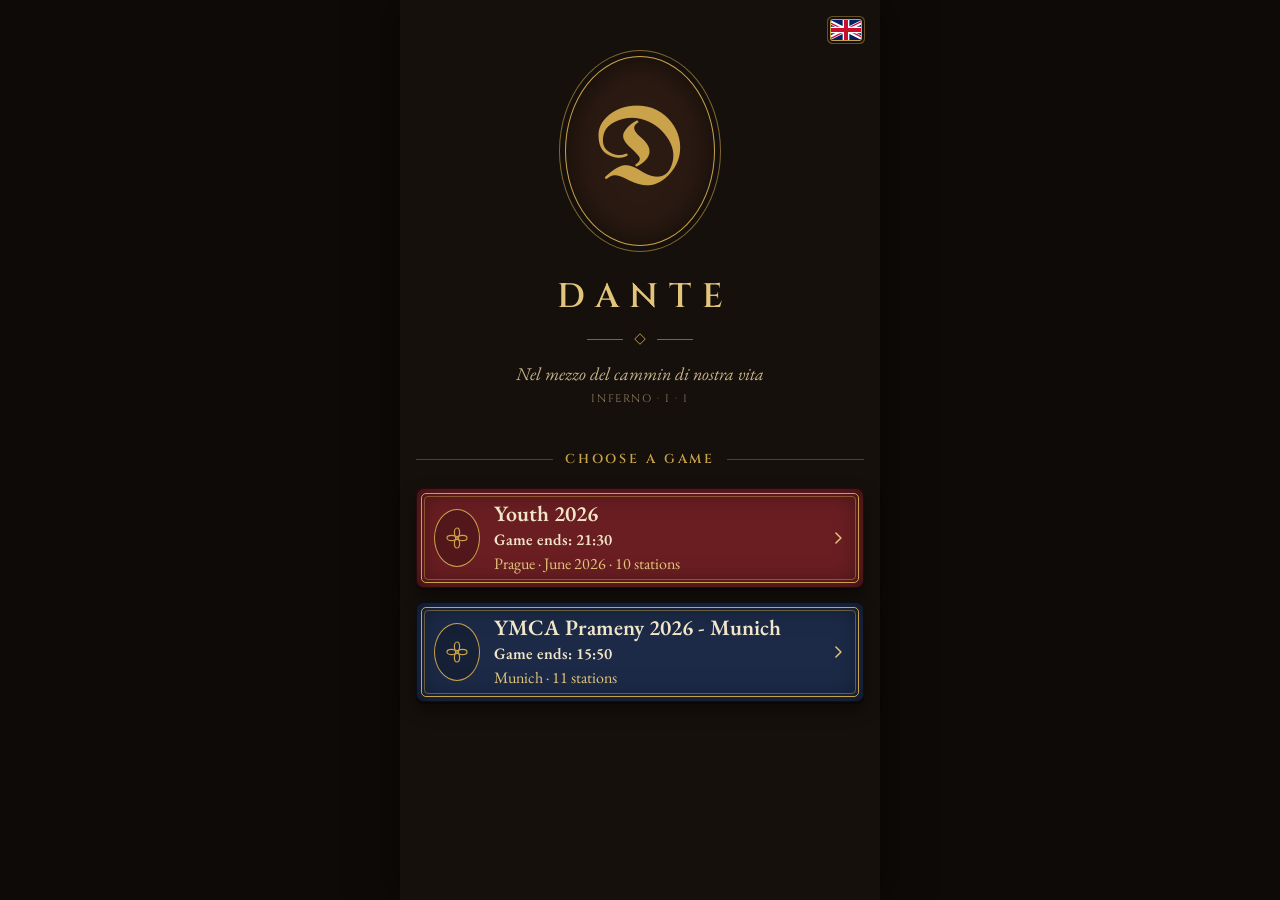
<file: index.html>
<!doctype html>
<html lang="cs">
<head>
<meta charset="utf-8">
<meta name="viewport" content="width=device-width, initial-scale=1, viewport-fit=cover">
<title>Dante</title>
<meta name="theme-color" content="#15100c">
<link rel="manifest" href="manifest.json">
<link rel="icon" href="icon.svg" type="image/svg+xml">
<link rel="preconnect" href="https://fonts.googleapis.com">
<link rel="preconnect" href="https://fonts.gstatic.com" crossorigin>
<link rel="stylesheet" href="https://fonts.googleapis.com/css2?family=Cinzel:wght@500;600;700&amp;family=EB+Garamond:ital,wght@0,400;0,500;0,600;0,700;1,400;1,500&amp;family=UnifrakturMaguntia&amp;display=swap">
<link rel="stylesheet" href="style.css?v=bd9cc57c">
</head>
<body>
<div id="app" data-testid="app"></div>
<div id="modal"></div>
<div id="toast" role="status" aria-live="polite"></div>
<noscript><p style="padding:24px;color:#f1e6c8">Hra vyžaduje zapnutý JavaScript. · This game needs JavaScript turned on. · Dieses Spiel braucht eingeschaltetes JavaScript.</p></noscript>
<script src="data.js?v=bd9cc57c"></script>
<script src="js/util.js?v=bd9cc57c"></script>
<script src="js/i18n.js?v=bd9cc57c"></script>
<script src="js/game.js?v=bd9cc57c"></script>
<script src="js/render.js?v=bd9cc57c"></script>
<script src="js/tracking.js?v=bd9cc57c"></script>
<script src="js/app.js?v=bd9cc57c"></script>
<script src="js/compass.js?v=bd9cc57c"></script>
<script src="js/tasks.js?v=bd9cc57c"></script>
<script src="js/kronika.js?v=bd9cc57c"></script>
</body>
</html>
</file>
<file: style.css>
/* Dante – styles (mobile first, 390 px, centred max 480) */
:root {
  --ground: #15100c; --panel: #1f1711; --gold: #c9a24a; --gold-l: #e2c47a; --parch: #f1e6c8;
  --ink: #2a1b10; --ink-soft: #5a4632; --seal: #8e1f1f; --green: #a8c99a;
}
* { box-sizing: border-box; -webkit-tap-highlight-color: transparent; }
html { background: var(--ground); }
body { margin: 0; background: var(--ground); color: var(--parch); font-family: 'EB Garamond', Georgia, serif; min-height: 100vh; }
#app { max-width: 480px; margin: 0 auto; min-height: 100vh; position: relative; }
button { font-family: inherit; color: inherit; }
button, a { touch-action: manipulation; }
button:focus-visible, input:focus-visible, textarea:focus-visible { outline: 2px solid var(--gold-l); outline-offset: 2px; }
.screen { min-height: 100vh; display: flex; flex-direction: column; padding-bottom: 24px; }
.hl { color: #a0521a; }

/* toast + modal */
#toast { position: fixed; left: 50%; bottom: 96px; transform: translate(-50%, 20px); max-width: 420px; width: calc(100% - 32px); padding: 12px 16px; border-radius: 6px; background: #2a1b10; border: 1px solid var(--gold); color: var(--gold-l); font-size: 17px; text-align: center; opacity: 0; pointer-events: none; transition: opacity .2s, transform .2s; z-index: 50; }
#toast.show { opacity: 1; transform: translate(-50%, 0); }
.modal-bg { position: fixed; inset: 0; background: rgba(0,0,0,.7); z-index: 60; display: flex; align-items: center; justify-content: center; padding: 16px; }
.modal { width: 100%; max-width: 440px; max-height: 90vh; overflow: auto; background: var(--panel); border: 1px solid var(--gold); border-radius: 8px; padding: 20px 18px; }
.modal h2 { margin: 0 0 14px; font-family: 'Cinzel', serif; font-weight: 700; font-size: 15px; letter-spacing: .16em; color: var(--gold); text-align: center; }
.j-item { display: flex; flex-direction: column; gap: 4px; margin-bottom: 14px; }
.j-item label { font-size: 18px; font-weight: 600; }
.j-item small { color: #c8b28a; font-size: 15px; }
.j-item input { height: 48px; padding: 0 12px; font-size: 20px; font-family: 'Cinzel', serif; border-radius: 6px; border: 1px solid rgba(201,162,74,.5); background: var(--ground); color: var(--parch); }
.j-empty { color: #c8b28a; font-style: italic; }
.j-btns { display: flex; flex-direction: column; gap: 10px; margin-top: 8px; }

/* buttons */
.btn-gold, .btn-ghost, .btn, .btn-line, .btn-outline { display: flex; align-items: center; justify-content: center; gap: 10px; border-radius: 6px; cursor: pointer; font-family: 'Cinzel', serif; font-weight: 700; letter-spacing: .1em; width: 100%; }
.btn-gold { height: 54px; background: var(--gold); border: 1px solid #8c6b2c; box-shadow: 0 2px 0 #5e4519; color: var(--ink); font-size: 15px; }
.btn-gold.big { height: 54px; letter-spacing: .08em; }
.btn-gold.big2 { height: 64px; font-size: 18px; }
.btn-gold:disabled, .btn:disabled { opacity: .6; }
.btn-ghost { height: 52px; background: transparent; border: 1px solid rgba(201,162,74,.6); color: var(--gold-l); font-size: 15px; }
.btn { height: 52px; font-size: 15px; background: var(--btn, #6a1e22); border: 1px solid var(--gold); box-shadow: 0 2px 0 var(--sh, #3d1013); color: var(--gold-l); }
.btn-line { height: 50px; font-size: 14px; background: transparent; border: 1px solid #6a1e22; color: #6a1e22; }
.btn-outline { height: 50px; font-size: 14px; background: transparent; border: 1px solid #3b2615; color: #3b2615; }
.linkb { background: none; border: 0; color: var(--gold-l); font-size: 16px; text-decoration: underline; cursor: pointer; padding: 8px; min-height: 44px; }

/* picker */
.picker { display: flex; flex-direction: column; align-items: center; padding: 56px 16px 32px; }
.emblem { position: relative; width: 150px; height: 190px; border-radius: 50%; background: #2a1a12; border: 1px solid var(--gold); box-shadow: 0 0 0 5px var(--ground), 0 0 0 6px rgba(201,162,74,.6), inset 0 0 30px rgba(0,0,0,.6); display: flex; align-items: center; justify-content: center; }
.emblem span { font-family: 'UnifrakturMaguntia', serif; font-size: 108px; line-height: 1; color: var(--gold); margin-top: 8px; }
.brand { margin: 34px 0 0; font-family: 'Cinzel', serif; font-weight: 600; font-size: 34px; letter-spacing: .32em; padding-left: .32em; color: var(--gold-l); line-height: 1; }
.orn { display: flex; align-items: center; gap: 10px; margin-top: 18px; }
.orn span { width: 36px; height: 1px; background: rgba(201,162,74,.6); }
.verse { margin: 16px 0 0; font-style: italic; font-size: 18px; color: #c8b28a; text-align: center; }
.verse-s { margin: 6px 0 0; font-family: 'Cinzel', serif; font-size: 11px; letter-spacing: .14em; color: #8f7c5e; }
.sect { display: flex; align-items: center; gap: 12px; width: 100%; margin-top: 44px; }
.sect span { flex: 1; height: 1px; background: rgba(201,162,74,.35); }
.sect h2 { margin: 0; font-family: 'Cinzel', serif; font-weight: 600; font-size: 13px; letter-spacing: .22em; color: var(--gold); }
.games { display: flex; flex-direction: column; gap: 14px; width: 100%; margin-top: 20px; }
.gamecard { position: relative; display: flex; align-items: center; gap: 14px; min-height: 96px; padding: 14px 16px 14px 18px; border: 0; border-radius: 8px; background: var(--bg); box-shadow: inset 0 0 0 1px rgba(0,0,0,.5), inset 0 0 28px rgba(0,0,0,.5), 0 2px 0 #0a0705, 0 8px 18px rgba(0,0,0,.45); color: var(--parch); text-align: left; cursor: pointer; width: 100%; }
.fr1, .fr2 { position: absolute; border-radius: 5px; pointer-events: none; }
.gamecard .fr1, .gamecover .fr1 { border: 1px solid var(--gold); }
.gamecard .fr2, .gamecover .fr2 { border: 1px solid rgba(201,162,74,.45); border-radius: 4px; }
.gc-med { flex: 0 0 auto; width: 46px; height: 58px; border-radius: 50%; border: 1px solid var(--gold); background: rgba(0,0,0,.22); display: flex; align-items: center; justify-content: center; }
.gc-txt { flex: 1; min-width: 0; display: flex; flex-direction: column; gap: 3px; }
.gc-t { font-weight: 600; font-size: 22px; line-height: 1.1; color: var(--parch); }
.gc-s { font-size: 16px; color: var(--gold-l); }
.gc-e { font-size: 16px; font-weight: 600; color: var(--parch); }

/* name */
.namescr { display: flex; flex-direction: column; padding: 8px 16px 32px; flex: 1; }
.back { align-self: flex-start; display: flex; align-items: center; gap: 4px; height: 44px; padding: 0 8px 0 0; font-size: 18px; color: var(--gold-l); background: none; border: 0; cursor: pointer; }
.gamecover { align-self: center; position: relative; width: 196px; height: 268px; margin-top: 12px; border-radius: 10px; background: #6a1e22; box-shadow: inset 0 0 0 1px rgba(0,0,0,.5), inset 0 0 36px rgba(0,0,0,.55), 0 2px 0 #0a0705, 0 12px 24px rgba(0,0,0,.5); display: flex; align-items: center; justify-content: center; }
.gamecover .fr1 { inset: 7px; border-radius: 6px; } .gamecover .fr2 { inset: 11px; }
.gamecover .o { position: absolute; font-style: normal; display: block; line-height: 0; }
.o.tl { top: 17px; left: 17px; } .o.tr { top: 17px; right: 17px; } .o.bl { bottom: 17px; left: 17px; } .o.br { bottom: 17px; right: 17px; }
.gc-oval { position: relative; width: 128px; height: 168px; border-radius: 50%; border: 1px solid var(--gold); box-shadow: 0 0 0 4px #6a1e22, 0 0 0 5px rgba(201,162,74,.6); background: rgba(0,0,0,.22); display: flex; flex-direction: column; align-items: center; justify-content: center; gap: 2px; text-align: center; padding: 10px; }
.gt-a { font-weight: 600; font-size: 28px; line-height: 1.05; color: var(--gold-l); }
.gt-a.gt-small { font-size: 19px; }
.gt-b { font-family: 'Cinzel', serif; font-weight: 600; font-size: 22px; letter-spacing: .08em; color: var(--gold-l); }
.nm-place { margin: 22px 0 0; text-align: center; font-family: 'Cinzel', serif; font-weight: 600; font-size: 15px; letter-spacing: .24em; padding-left: .24em; color: var(--gold); }
.nm-sub { margin: 4px 0 0; text-align: center; font-size: 17px; color: #c8b28a; }
.nm-lab { margin-top: 16px; font-size: 16px; font-style: italic; color: #c8b28a; }
#team-name { margin-top: 6px; height: 52px; padding: 0 14px; border-radius: 6px; border: 1px solid rgba(201,162,74,.45); background: var(--panel); color: var(--parch); font-family: 'EB Garamond', serif; font-size: 18px; outline: none; width: 100%; }
#team-name::placeholder { color: #8f7c5e; }
.nm-err { margin: 6px 0 0; min-height: 20px; color: #e07a5f; font-size: 16px; }
.nm-btns { margin-top: auto; padding-top: 18px; display: flex; flex-direction: column; gap: 10px; }
.nm-btns .btn-gold { height: 54px; font-size: 16px; letter-spacing: .12em; }

/* header / score */
.hdr { display: flex; align-items: center; justify-content: space-between; gap: 8px; padding: 12px 12px 10px; border-bottom: 1px solid rgba(201,162,74,.25); }
.hdr-l { display: flex; align-items: center; gap: 10px; min-width: 0; }
.logo { font-family: 'UnifrakturMaguntia', serif; font-size: 30px; line-height: 1; color: var(--gold); background: none; border: 0; padding: 0 4px; cursor: pointer; min-width: 30px; min-height: 44px; }
.hdr-t { font-weight: 600; font-size: 21px; color: var(--parch); overflow: hidden; text-overflow: ellipsis; white-space: nowrap; }
.hdr-tw { display: flex; flex-direction: column; min-width: 0; }
.hdr-e { font-size: 15px; font-weight: 600; color: var(--gold-l); white-space: nowrap; }
.hdr-r { flex: 0 0 auto; display: flex; align-items: center; gap: 8px; }
.hbtn { width: 44px; height: 44px; display: flex; align-items: center; justify-content: center; border: 1px solid rgba(201,162,74,.5); border-radius: 6px; background: transparent; cursor: pointer; }
.score { display: flex; justify-content: center; align-items: center; gap: 10px; padding: 9px 16px 2px; font-family: 'Cinzel', serif; font-weight: 600; font-size: 13px; letter-spacing: .06em; user-select: none; -webkit-user-select: none; -webkit-touch-callout: none; touch-action: manipulation; }
.s-pts { color: var(--green); } .s-dot { color: rgba(226,196,122,.4); } .s-bonus { color: var(--gold-l); }
.over-note { margin: 6px 16px 0; text-align: center; font-style: italic; font-size: 16px; color: #e07a5f; }

/* grid */
.grid { display: grid; grid-template-columns: repeat(2, minmax(0, 1fr)); gap: 12px; padding: 12px; }
.gcard { position: relative; display: block; aspect-ratio: 3 / 4; border: 0; padding: 0; border-radius: 8px; background: var(--bg); box-shadow: inset 0 0 0 1px rgba(0,0,0,.5), inset 0 0 28px rgba(0,0,0,.55), 0 2px 0 #0a0705, 0 6px 14px rgba(0,0,0,.45); cursor: pointer; }
.gcard .fr1 { inset: 6px; border: 1px solid var(--rule); } .gcard .fr2 { inset: 9px; border: 1px solid var(--rule2); border-radius: 3px; }
.gn { position: absolute; font-family: 'Cinzel', serif; font-weight: 700; font-size: 12px; letter-spacing: .04em; color: var(--ink); }
.gn-tl { top: 14px; left: 15px; } .gn-br { bottom: 14px; right: 15px; }
.g-oval { position: absolute; left: 50%; top: 50%; transform: translate(-50%, -50%); width: 66%; height: 64%; border-radius: 50%; border: 1px solid var(--rule); box-shadow: 0 0 0 3px var(--bg), 0 0 0 4px var(--rule2); background: rgba(0,0,0,.2); display: flex; flex-direction: column; align-items: center; justify-content: center; gap: 6px; padding: 10px; text-align: center; }
.g-title { font-weight: 600; font-size: 16px; line-height: 1.12; display: -webkit-box; -webkit-line-clamp: 3; -webkit-box-orient: vertical; overflow: hidden; }
.g-tlock { display: flex; align-items: center; gap: 4px; padding-top: 5px; border-top: 1px solid rgba(217,163,90,.4); font-family: 'Cinzel', serif; font-weight: 600; font-size: 11px; color: #d9a35a; }
.g-dist { min-width: 50%; padding-top: 5px; border-top: 1px solid rgba(201,162,74,.4); font-family: 'Cinzel', serif; font-weight: 600; font-size: 11px; letter-spacing: .04em; }
.gcard .g-oval { color: var(--ink); }
.gfin { grid-column: 1 / -1; justify-self: center; width: calc(50% - 6px); }
.badge { position: absolute; top: -8px; right: -8px; width: 34px; height: 34px; border-radius: 50%; display: flex; align-items: center; justify-content: center; }
.seal-b, .seal { background: var(--seal); border: 2px solid #5c1111; box-shadow: inset 0 0 0 2px rgba(241,230,200,.22), 0 2px 5px rgba(0,0,0,.55); }
.near-b { background: var(--gold); border: 2px solid #8c6b2c; box-shadow: 0 0 0 5px rgba(201,162,74,.22), 0 2px 5px rgba(0,0,0,.55); }
.dbg-b { position: absolute; left: 50%; top: -7px; transform: translateX(-50%); padding: 1px 7px; border-radius: 999px; background: #e07a5f; color: #2a1b10; font-family: 'Cinzel', serif; font-weight: 700; font-size: 9px; letter-spacing: .1em; }
.stick-space { height: 92px; }
.stick { position: fixed; left: 0; right: 0; bottom: 0; z-index: 10; max-width: 480px; margin: 0 auto; padding: 10px 12px 18px; background: var(--ground); border-top: 1px solid rgba(201,162,74,.25); }
.seal { display: inline-flex; align-items: center; justify-content: center; border-radius: 50%; }

/* card cover + page */
.cover { position: relative; margin: 6px 16px 0; border-radius: 10px; background: var(--bg); box-shadow: inset 0 0 0 1px rgba(0,0,0,.45), inset 0 0 36px var(--vig), 0 2px 0 #0a0705, 0 12px 24px rgba(0,0,0,.5); padding: 32px 14px; }
.cover .fr1 { inset: 6px; border: 1px solid var(--rule); border-radius: 7px; }
.cover .fr2 { inset: 9px; border: 1px solid var(--rule2); border-radius: 5px; }
.num { position: absolute; font-family: 'Cinzel', serif; font-weight: 700; font-size: 16px; color: var(--cink); background: none; border: 0; padding: 0; line-height: 1; }
.num-tl { top: 13px; left: 17px; }
.num-br { bottom: 13px; right: 17px; cursor: default; z-index: 3; }
button.num-br { padding: 12px 14px; margin: -12px -14px; }
.fl { position: absolute; line-height: 0; background: none; border: 0; padding: 0; }
.fl-tl { top: 13px; left: 15px; } .fl-br { bottom: 13px; right: 15px; }
.page { position: relative; background: var(--parch); border: 1px solid var(--rule); border-radius: 50% 50% 10px 10px / 64px 64px 10px 10px; box-shadow: inset 0 0 0 5px var(--parch), inset 0 0 0 6px rgba(140,107,44,.5), inset 0 0 26px rgba(140,107,44,.2); padding: 30px 20px 24px; color: var(--ink); display: flex; flex-direction: column; align-items: center; gap: 14px; }
.page > * { max-width: 100%; }
.page-title { margin: 0; font-weight: 600; font-size: 27px; line-height: 1.15; text-align: center; color: var(--ink); overflow-wrap: anywhere; }
.page-label { margin: 0 0 -8px; font-family: 'Cinzel', serif; font-weight: 600; font-size: 12px; letter-spacing: .22em; color: #6b5640; text-align: center; }
.divider { display: flex; align-items: center; gap: 8px; }
.divider span { width: 40px; height: 1px; background: #8c6b2c; }
.chip-time { display: flex; align-items: center; gap: 6px; padding: 5px 12px; border-radius: 999px; border: 1px solid rgba(138,74,22,.5); background: rgba(217,163,90,.16); font-family: 'Cinzel', serif; font-weight: 600; font-size: 12px; letter-spacing: .08em; color: #8a4a16; }
.q { margin: 0; align-self: stretch; font-style: italic; font-size: 16.5px; line-height: 1.45; color: var(--ink-soft); white-space: pre-line; }
.dropcap { float: left; font-family: 'UnifrakturMaguntia', serif; font-style: normal; font-size: 48px; line-height: .85; color: #8c6b2c; margin: 5px 7px 0 0; }
.q-src { margin: -6px 0 0; align-self: flex-end; text-align: right; font-family: 'Cinzel', serif; font-weight: 600; font-size: 11px; letter-spacing: .08em; color: #6b5640; }
.txt { margin: 0; align-self: stretch; font-weight: 500; font-size: 18px; line-height: 1.45; color: var(--ink); white-space: pre-line; }
.pic { display: block; align-self: center; width: 100%; max-width: 300px; height: auto; }
.vid { position: relative; align-self: stretch; aspect-ratio: 16 / 9; border-radius: 6px; background: var(--ink); border: 1px solid #8c6b2c; overflow: hidden; }
.vid iframe { position: absolute; inset: 0; width: 100%; height: 100%; border: 0; }
.cart { align-self: stretch; border-top: 1px solid var(--gold); border-bottom: 1px solid var(--gold); padding: 10px 6px; text-align: center; }
.cart-t { font-family: 'Cinzel', serif; font-weight: 700; font-size: 16px; letter-spacing: .08em; color: var(--ink); display: inline-flex; align-items: center; gap: 8px; }
.cart-s { margin-top: 2px; font-style: italic; font-size: 16px; color: var(--ink-soft); }
.cart.pending .cart-t { color: #7a5f00; }
.opts { align-self: stretch; margin: 0; padding: 0; border: 0; display: flex; flex-direction: column; gap: 6px; min-width: 0; }
.opts legend { padding: 0; margin: 0 0 8px; font-weight: 600; font-size: 18px; line-height: 1.3; color: var(--ink); }
.quiz { align-self: stretch; display: flex; flex-direction: column; gap: 18px; }
.opt { display: flex; align-items: center; gap: 10px; min-height: 44px; padding: 8px 12px; border-radius: 6px; background: rgba(42,27,16,.05); border: 1px solid rgba(140,107,44,.35); font-size: 17px; line-height: 1.25; color: var(--ink); cursor: pointer; }
.opt input { accent-color: var(--btn, #6a1e22); width: 18px; height: 18px; margin: 0; flex: 0 0 auto; }
.opt.right { background: rgba(36,69,44,.18); border-color: #3d7a4a; }
.opt.wrong { background: rgba(142,31,31,.14); border-color: #a33a3a; }
.explain { margin: 4px 0 0; font-style: italic; font-size: 16px; line-height: 1.35; color: var(--ink-soft); }
.counter { align-self: stretch; display: flex; flex-direction: column; align-items: center; gap: 8px; }
.counter label { font-weight: 600; font-size: 18px; color: var(--ink); text-align: center; }
.cnt-row { display: flex; align-items: center; gap: 14px; }
.cnt-row button { width: 48px; height: 48px; border-radius: 6px; border: 1px solid #8c6b2c; background: transparent; color: var(--ink); font-family: 'Cinzel', serif; font-weight: 700; font-size: 22px; line-height: 1; cursor: pointer; }
#pts-counter { width: 72px; height: 56px; text-align: center; border-radius: 6px; border: 1px solid rgba(140,107,44,.55); background: #fbf5e4; color: var(--ink); font-family: 'Cinzel', serif; font-weight: 700; font-size: 26px; -moz-appearance: textfield; }
#pts-counter::-webkit-outer-spin-button, #pts-counter::-webkit-inner-spin-button { -webkit-appearance: none; margin: 0; }
.team-line { align-self: stretch; display: flex; align-items: center; gap: 8px; font-size: 16px; }
.team-line span { font-family: 'Cinzel', serif; font-weight: 600; font-size: 11px; letter-spacing: .12em; color: #6b5640; }
.team-line b { font-weight: 600; }
.fld { align-self: stretch; display: flex; flex-direction: column; gap: 6px; }
.fld label { font-family: 'Cinzel', serif; font-weight: 600; font-size: 12px; letter-spacing: .12em; color: #6b5640; }
.fld input, .fld textarea { padding: 0 12px; border-radius: 6px; border: 1px solid rgba(140,107,44,.55); background: #fbf5e4; color: var(--ink); font-family: 'EB Garamond', serif; font-size: 17px; outline: none; width: 100%; }
.fld input { height: 48px; }
.fld textarea { padding: 10px 12px; line-height: 1.5; resize: vertical; }
.target { align-self: stretch; border-top: 1px solid var(--gold); border-bottom: 1px solid var(--gold); padding: 10px 6px; display: flex; align-items: center; justify-content: center; gap: 10px; }
.target b { font-family: 'Cinzel', serif; font-weight: 700; font-size: 15px; letter-spacing: .08em; color: var(--ink); }
.page .btn, .page .btn-line, .page .btn-outline { align-self: stretch; width: auto; }
.page .btn-line { height: 50px; }
.hint-i { margin: -6px 0 0; font-style: italic; font-size: 15px; line-height: 1.35; color: #6b5640; text-align: center; }
.find-msg { margin: -4px 0 0; min-height: 0; font-size: 17px; color: #8a4a16; text-align: center; font-weight: 600; }
.find-msg:empty { display: none; }
.over-card { margin: 0; font-style: italic; font-size: 17px; color: #8a4a16; text-align: center; }
.done-h { margin: -4px 0 0; font-weight: 600; font-size: 24px; color: var(--ink); text-align: center; }
.pts-pill { font-family: 'Cinzel', serif; font-weight: 700; font-size: 16px; letter-spacing: .06em; color: var(--ink); background: var(--gold); border: 1px solid #8c6b2c; border-radius: 999px; padding: 7px 14px; }
.bonus-line { margin: -4px 0 0; font-style: italic; font-size: 16px; color: #7a5f00; text-align: center; }
.bonus-line.ok { color: #3d7a4a; }
.lockbox { align-self: stretch; display: flex; flex-direction: column; align-items: center; gap: 8px; padding: 16px 12px; border-radius: 6px; background: rgba(42,27,16,.05); border: 1px solid rgba(140,107,44,.35); text-align: center; }
.lockbox p { margin: 0; font-size: 17px; line-height: 1.4; color: var(--ink-soft); }
.lockbox .lk-d { font-weight: 600; color: var(--ink); }
.sentbox { align-self: stretch; display: flex; flex-direction: column; align-items: center; gap: 6px; padding: 16px 12px; border-radius: 6px; background: rgba(42,27,16,.05); border: 1px solid rgba(140,107,44,.35); text-align: center; }
.sb-t { font-family: 'Cinzel', serif; font-weight: 700; font-size: 13px; letter-spacing: .12em; color: #6b5640; }
.sb-song { font-style: italic; font-size: 18px; color: var(--ink); overflow-wrap: anywhere; }
.sb-s { font-size: 16px; line-height: 1.4; color: var(--ink-soft); }
.chk { margin: -4px 0 0; font-size: 16px; color: var(--ink-soft); text-align: center; }
.swap { display: flex; align-items: center; gap: 12px; }
.swap .was { font-family: 'Cinzel', serif; font-weight: 700; font-size: 14px; letter-spacing: .06em; color: #6b5640; text-decoration: line-through; border: 1px dashed rgba(107,86,64,.6); border-radius: 999px; padding: 6px 12px; }
.swap .now { font-family: 'Cinzel', serif; font-weight: 700; font-size: 16px; letter-spacing: .06em; color: var(--ink); background: var(--gold); border: 1px solid #8c6b2c; border-radius: 999px; padding: 7px 14px; }
.graded-p { margin: 0; font-size: 18px; color: var(--ink); text-align: center; }
.note-box { align-self: stretch; padding: 12px 14px; border-radius: 6px; background: rgba(42,27,16,.05); border: 1px solid rgba(140,107,44,.35); }
.nb-l { font-family: 'Cinzel', serif; font-weight: 600; font-size: 11px; letter-spacing: .12em; color: #6b5640; }
.nb-t { margin-top: 4px; font-size: 17px; font-style: italic; color: var(--ink); }

/* guess (referee) */
.guess { display: flex; flex-direction: column; padding: 8px 0 24px; min-height: 100vh; }
.g-top { display: flex; align-items: center; justify-content: space-between; height: 44px; padding: 0 16px; }
.g-top-l { min-width: 0; overflow: hidden; text-overflow: ellipsis; white-space: nowrap; font-family: 'Cinzel', serif; font-weight: 700; font-size: 13px; letter-spacing: .14em; color: var(--gold); }
.g-top-r { margin-left: auto; font-family: 'Cinzel', serif; font-weight: 600; font-size: 11px; letter-spacing: .14em; color: var(--gold-l); border: 1px solid rgba(226,196,122,.55); border-radius: 999px; padding: 4px 10px; }
.g-timer { display: flex; flex-direction: column; align-items: center; gap: 8px; margin-top: 4px; padding: 0 16px; }
.g-time { font-family: 'Cinzel', serif; font-weight: 700; font-size: 56px; line-height: 1; color: var(--gold-l); }
.g-bar { align-self: stretch; height: 4px; border-radius: 2px; background: rgba(201,162,74,.2); }
.g-bar div { height: 4px; border-radius: 2px; background: var(--gold); transition: width .2s linear; }
.g-counts { font-family: 'Cinzel', serif; font-weight: 600; font-size: 12px; letter-spacing: .1em; color: #c8b28a; }
.guess .cover { margin-top: 16px; }
.g-warn { font-family: 'Cinzel', serif; font-weight: 700; font-size: 11px; letter-spacing: .14em; color: #8a4a16; text-align: center; }
.g-word { margin-top: -4px; font-weight: 600; font-size: 40px; line-height: 1.1; color: var(--ink); text-align: center; overflow-wrap: anywhere; }
.g-def { margin: -4px 0 0; font-weight: 500; font-size: 21px; line-height: 1.4; color: var(--ink); text-align: center; }
.g-btns { margin-top: auto; padding: 18px 16px 0; display: flex; flex-direction: column; gap: 10px; }
.g-btns .btn-gold { width: 100%; }

/* compass */
.modes { display: flex; width: 320px; max-width: calc(100% - 32px); margin: 12px auto 0; border: 1px solid var(--gold); border-radius: 6px; overflow: hidden; }
.modes button { flex: 1; height: 44px; display: flex; align-items: center; justify-content: center; gap: 8px; border: 0; background: transparent; color: var(--gold-l); font-family: 'Cinzel', serif; font-weight: 700; font-size: 12px; letter-spacing: .08em; cursor: pointer; }
.modes button + button { border-left: 1px solid var(--gold); }
.modes button.on { background: var(--gold); color: var(--ink); }
.readout { margin: 6px 16px 0; text-align: center; font-size: 15px; font-style: italic; color: #c8b28a; min-height: 20px; }
.cp-focus { margin: 6px 16px 0; text-align: center; font-size: 15px; color: #c8b28a; }
.radar-wrap { width: 320px; height: 320px; margin: 10px auto 0; position: relative; }
.radar { position: absolute; inset: 0; --rot: 0deg; --ctr: 0deg; }
.r-bg { position: absolute; inset: 0; border-radius: 50%; background: #1b140f; border: 1px solid rgba(201,162,74,.55); box-shadow: 0 0 0 4px var(--ground), 0 0 0 5px rgba(201,162,74,.25), inset 0 0 40px rgba(0,0,0,.6); }
.r-rot { position: absolute; inset: 0; transform: rotate(var(--rot)); transition: transform .15s linear; }
.ring { position: absolute; left: 50%; top: 50%; transform: translate(-50%, -50%); border-radius: 50%; border: 1px solid rgba(201,162,74,.2); }
.r-lines { position: absolute; inset: 0; }
.cd { position: absolute; font-family: 'Cinzel', serif; font-weight: 700; font-size: 12px; color: var(--gold); transform: rotate(var(--ctr)); }
.cd-n { top: 6px; left: 50%; margin-left: -4px; color: var(--gold-l); } .cd-s { bottom: 6px; left: 50%; margin-left: -3px; }
.cd-e { right: 8px; top: 50%; margin-top: -8px; } .cd-w { left: 8px; top: 50%; margin-top: -8px; }
.mk { position: absolute; transform: translate(-50%, -50%) rotate(var(--ctr)); transition: transform .15s linear; width: 42px; padding: 4px 2px 3px; border-radius: 6px; border: 1px solid; box-shadow: 0 2px 5px rgba(0,0,0,.6); display: flex; flex-direction: column; align-items: center; gap: 2px; z-index: 3; cursor: pointer; min-height: 30px; }
.mk::before { content: ''; position: absolute; inset: -8px; }
.mk-n { font-family: 'Cinzel', serif; font-weight: 700; font-size: 11px; line-height: 1; }
.mk-d { font-family: 'Cinzel', serif; font-weight: 600; font-size: 8px; line-height: 1; white-space: nowrap; }
.mk-done { position: absolute; top: -6px; right: -6px; width: 14px; height: 14px; border-radius: 50%; background: var(--seal); border: 1px solid #5c1111; display: flex; align-items: center; justify-content: center; }
.wedge { position: absolute; left: 50%; top: 50%; transform: translate(-50%, -100%); z-index: 2; pointer-events: none; }
.you { position: absolute; left: 50%; top: 50%; transform: translate(-50%, -50%); width: 22px; height: 22px; border-radius: 50%; background: rgba(241,230,200,.15); border: 1.5px solid var(--parch); display: flex; align-items: center; justify-content: center; z-index: 4; }
.you span { width: 8px; height: 8px; border-radius: 50%; background: var(--parch); }
.nopos { position: absolute; inset: 0; border-radius: 50%; display: flex; align-items: center; justify-content: center; z-index: 5; font-style: italic; color: #c8b28a; background: rgba(21,16,12,.55); }
.zoom { display: flex; align-items: center; justify-content: center; gap: 14px; margin-top: 14px; }
.zoom button { width: 44px; height: 44px; border-radius: 6px; border: 1px solid rgba(201,162,74,.5); background: var(--panel); color: var(--gold-l); font-family: 'Cinzel', serif; font-size: 20px; line-height: 1; cursor: pointer; }
.zoom span { min-width: 110px; text-align: center; font-family: 'Cinzel', serif; font-weight: 600; font-size: 12px; letter-spacing: .06em; color: #c8b28a; }
.cp-lab { margin: 14px 0 0; text-align: center; font-family: 'Cinzel', serif; font-weight: 600; font-size: 12px; letter-spacing: .2em; color: var(--gold); }
.chips { display: grid; grid-template-columns: repeat(5, 56px); justify-content: center; gap: 8px; margin-top: 8px; }
.chip { width: 56px; height: 56px; border-radius: 50%; border: 1px solid; box-shadow: inset 0 0 14px rgba(0,0,0,.45); font-family: 'Cinzel', serif; font-weight: 700; font-size: 15px; cursor: pointer; padding: 0; }
.unk { display: flex; flex-wrap: wrap; justify-content: center; gap: 8px; padding: 8px 16px 0; }
.unk-c { min-height: 44px; padding: 0 14px; border-radius: 22px; border: 1px solid var(--gold); color: var(--gold-l); font-size: 16px; cursor: pointer; }
.status { position: fixed; left: 0; right: 0; bottom: 0; max-width: 480px; margin: 0 auto; padding: 14px 12px 20px; background: var(--ground); border-top: 1px solid rgba(201,162,74,.25); display: flex; align-items: center; justify-content: center; gap: 10px; font-family: 'Cinzel', serif; font-weight: 600; font-size: 12px; letter-spacing: .08em; color: var(--green); text-align: center; }
.dot { flex: 0 0 auto; width: 8px; height: 8px; border-radius: 50%; background: var(--green); box-shadow: 0 0 0 4px rgba(168,201,154,.2); }
.dot.wait { background: var(--gold); box-shadow: 0 0 0 4px rgba(201,162,74,.2); }
.dot.bad { background: #e07a5f; box-shadow: 0 0 0 4px rgba(224,122,95,.2); }

/* kronika quiz + end */
.kq { display: flex; flex-direction: column; padding: 8px 16px 24px; min-height: 100vh; }
.k-top { display: flex; align-items: center; justify-content: space-between; height: 44px; }
.k-top-l { min-width: 0; overflow: hidden; text-overflow: ellipsis; white-space: nowrap; font-family: 'Cinzel', serif; font-weight: 700; font-size: 13px; letter-spacing: .14em; color: var(--gold); }
.k-top-r { flex: 0 0 auto; margin-left: auto; font-family: 'Cinzel', serif; font-weight: 700; font-size: 13px; color: var(--gold-l); border: 1px solid rgba(201,162,74,.55); border-radius: 999px; padding: 4px 12px; }
.segs { display: grid; gap: 4px; margin-top: 4px; }
.seg { height: 5px; border-radius: 3px; border: 1px solid rgba(201,162,74,.4); }
.seg.ok { background: var(--green); border-color: transparent; } .seg.bad { background: #e07a5f; border-color: transparent; } .seg.now { background: var(--gold); border-color: transparent; }
.kcard { align-self: center; position: relative; width: 180px; height: 240px; margin-top: 22px; border-radius: 8px; background: var(--bg); box-shadow: inset 0 0 0 1px rgba(0,0,0,.5), inset 0 0 28px rgba(0,0,0,.55), 0 2px 0 #0a0705, 0 10px 20px rgba(0,0,0,.5); }
.kcard .fr1 { inset: 6px; border: 1px solid var(--rule); } .kcard .fr2 { inset: 9px; border: 1px solid var(--rule2); border-radius: 3px; }
.kcard .gn { font-size: 13px; color: var(--cink); }
.kc-n { font-family: 'Cinzel', serif; font-weight: 700; font-size: 34px; line-height: 1; color: var(--cink); }
.kc-t { font-weight: 600; font-size: 16px; line-height: 1.1; color: var(--cink); animation: kc-reveal .6s ease-out both; }
@keyframes kc-reveal { from { opacity: 0; transform: translateY(4px); } to { opacity: 1; transform: none; } }
.k-q { margin: 22px 0 0; font-weight: 600; font-size: 22px; line-height: 1.25; text-align: center; color: var(--parch); }
.kopts { display: flex; flex-direction: column; gap: 10px; margin-top: 18px; }
.kopt { min-height: 56px; display: flex; align-items: center; gap: 12px; padding: 10px 14px; border-radius: 6px; border: 1px solid rgba(201,162,74,.55); background: var(--panel); color: var(--parch); font-weight: 600; font-size: 19px; text-align: left; cursor: pointer; }
.kopt:disabled { cursor: default; color: var(--parch); }
.kl { flex: 0 0 auto; width: 28px; height: 28px; border-radius: 50%; border: 1px solid currentColor; display: flex; align-items: center; justify-content: center; font-family: 'Cinzel', serif; font-weight: 700; font-size: 13px; color: var(--gold-l); }
.kt { flex: 1; }
.kopt.ok { background: #24452c; border-color: var(--green); } .kopt.ok .kl { color: var(--green); }
.kopt.bad { background: #4a1d1d; border-color: #e07a5f; } .kopt.bad .kl { color: #e07a5f; }
.kfb { margin: 14px 0 0; text-align: center; font-size: 18px; font-weight: 600; }
.kfb.ok { color: var(--green); } .kfb.bad { color: #e07a5f; }
.k-next { margin-top: auto; } .kq .k-next { margin-top: 24px; }
.k-hint { margin-top: 24px; color: #c8b28a; font-size: 16px; }
.endscr { padding: 52px 0 24px; }
.endscr .cover { padding: 34px 14px; }
.bigD { font-family: 'UnifrakturMaguntia', serif; font-size: 56px; line-height: .9; color: #8c6b2c; }
.rows { align-self: stretch; margin: 0; display: flex; flex-direction: column; gap: 8px; font-size: 18px; }
.row { display: flex; justify-content: space-between; gap: 12px; }
.row dt { color: var(--ink-soft); } .row dd { margin: 0; font-family: 'Cinzel', serif; font-weight: 700; color: var(--ink); }
.row.bonus dt, .row.bonus dd { color: #7a5f00; } .row.bonus dt { font-style: italic; }
.row.tot { padding-top: 10px; border-top: 1px solid var(--gold); } .row.tot dt { font-weight: 600; color: var(--ink); } .row.tot dd { font-size: 20px; }
.end-fin { margin: 4px 0 0; font-size: 17px; line-height: 1.45; text-align: center; color: var(--ink); }
.endback { align-self: center; display: block; margin: 12px auto 0; }

/* language flag, top right on every screen: tap = next language */
.flagbtn { flex: 0 0 auto; width: 44px; height: 44px; display: flex; align-items: center; justify-content: center; padding: 0; border: 0; background: none; cursor: pointer; }
.flagbtn svg { display: block; width: 30px; height: 20px; border-radius: 2px; box-shadow: 0 0 0 1px var(--gold), 0 0 0 3px var(--ground), 0 0 0 4px rgba(201,162,74,.45); }
.flagbtn.corner { position: absolute; top: 8px; right: 12px; z-index: 2; }
.toprow { display: flex; align-items: center; justify-content: space-between; gap: 8px; }
.g-top .flagbtn, .k-top .flagbtn { margin-left: 4px; }

@media (min-width: 481px) { body { background: #0e0a07; } #app { box-shadow: 0 0 40px rgba(0,0,0,.6); background: var(--ground); } }
.screen > .toprow { margin: 8px 12px 0 16px; }
</file>
